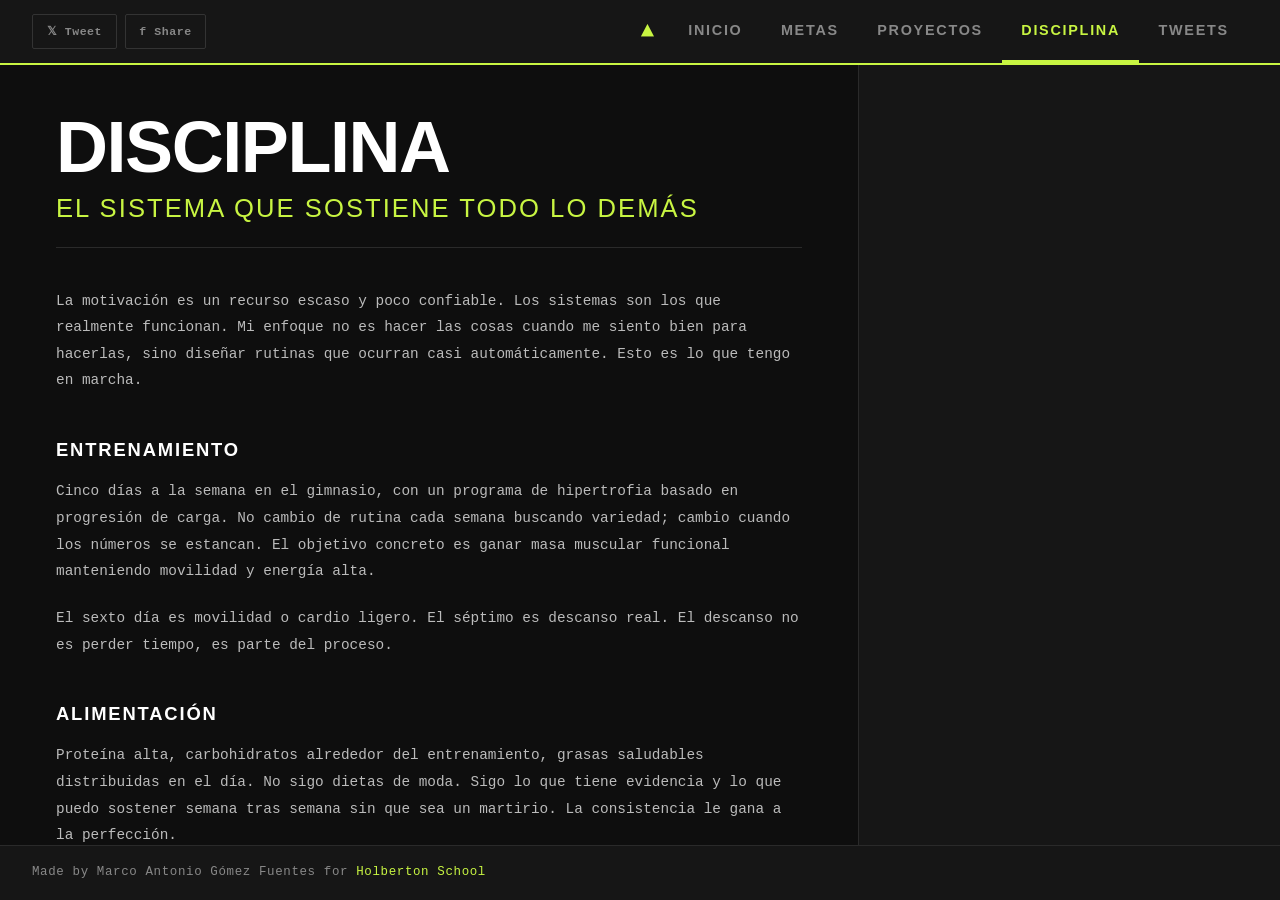
<file: discipline.html>
<!DOCTYPE html>
<html lang="es">
  <head>
    <title>Disciplina — Marco Antonio Gómez Fuentes</title>
    <meta charset="UTF-8">
    <meta name="viewport" content="width=device-width, initial-scale=1.0">
    <link href="https://apply.holbertonschool.com/level2/school.css" rel="stylesheet">
    <link href="styles.css" rel="stylesheet">
    <script src="behavior.js"></script>
  </head>
  <body class="works_on_smartphone">
    <header>
      <div class="right">
        <a href="https://twitter.com/intent/tweet?url=https://marcogomez.dev/discipline.html&text=El+sistema+de+disciplina+de+Marco+Gómez" target="_blank" class="social-btn twitter-btn">𝕏 Tweet</a>
        <a href="https://www.facebook.com/sharer/sharer.php?u=https://marcogomez.dev/discipline.html" target="_blank" class="social-btn facebook-btn">f Share</a>
      </div>
      <ul>
        <li class="logo">&#9650;</li>
        <li><a href="index.html">Inicio</a></li>
        <li><a href="goals.html">Metas</a></li>
        <li><a href="ventures.html">Proyectos</a></li>
        <li><a href="discipline.html" class="active_page">Disciplina</a></li>
        <li><a href="tweets.html">Tweets</a></li>
      </ul>
    </header>

    <main>
      <article>
        <h1>Disciplina</h1>
        <h2>El sistema que sostiene todo lo demás</h2>

        <p>
          La motivación es un recurso escaso y poco confiable. Los sistemas son los que realmente funcionan. Mi enfoque no es hacer las cosas cuando me siento bien para hacerlas, sino diseñar rutinas que ocurran casi automáticamente. Esto es lo que tengo en marcha.
        </p>

        <h3>Entrenamiento</h3>

        <p>
          Cinco días a la semana en el gimnasio, con un programa de hipertrofia basado en progresión de carga. No cambio de rutina cada semana buscando variedad; cambio cuando los números se estancan. El objetivo concreto es ganar masa muscular funcional manteniendo movilidad y energía alta.
        </p>

        <p>
          El sexto día es movilidad o cardio ligero. El séptimo es descanso real. El descanso no es perder tiempo, es parte del proceso.
        </p>

        <h3>Alimentación</h3>

        <p>
          Proteína alta, carbohidratos alrededor del entrenamiento, grasas saludables distribuidas en el día. No sigo dietas de moda. Sigo lo que tiene evidencia y lo que puedo sostener semana tras semana sin que sea un martirio. La consistencia le gana a la perfección.
        </p>

        <p>
          Preparo comida en batch los domingos para reducir decisiones durante la semana. Cada decisión pequeña que automatizo es energía mental que guardo para lo que importa.
        </p>

        <h3>Sueño</h3>

        <p>
          Siete a ocho horas. No negociables. He comprobado que cuando duermo mal, mi rendimiento cognitivo cae de forma medible: menos concentración, más impulsividad, peores decisiones. El sueño es el multiplicador de todo lo demás.
        </p>

        <p>
          Pantallas apagadas 30 minutos antes de dormir. Temperatura fresca en el cuarto. Horario consistente incluso en fines de semana. Simple, pero funciona.
        </p>

        <h3>Trabajo y estudio</h3>

        <p>
          Bloques de tiempo enfocado de 90 minutos con pausas de 15. Sin notificaciones activas durante los bloques. Las tareas más difíciles o más importantes van primero en el día, cuando la energía y concentración son máximas.
        </p>

        <blockquote>
          "Un sistema que no puedes mantener no es un sistema. Es solo un esfuerzo." — Marco A. Gómez
        </blockquote>

        <h3>Revisión semanal</h3>

        <p>
          Cada domingo reviso lo que funcionó, lo que no, y ajusto. No de forma dramática, sino marginal. El 1% de mejora consistente compone mejor que los grandes cambios esporádicos.
        </p>

        <a href="goals.html">Ver mis metas concretas →</a>
      </article>

      <aside>
        <div id="disqus_thread"></div>
        <script>
          var disqus_config = function () {
            this.page.url = window.location.href;
            this.page.identifier = 'discipline';
          };
          (function() {
            var d = document, s = d.createElement('script');
            s.src = 'https://marcogomez-personal.disqus.com/embed.js';
            s.setAttribute('data-timestamp', +new Date());
            (d.head || d.body).appendChild(s);
          })();
        </script>
        <noscript>Habilita JavaScript para ver los comentarios de <a href="https://disqus.com/?ref_noscript">Disqus</a>.</noscript>
      </aside>
    </main>

    <footer>
      <p>Made by Marco Antonio Gómez Fuentes for <a href="https://apply.holbertonschool.com" target="_blank">Holberton School</a></p>
    </footer>
  </body>
</html>
</file>
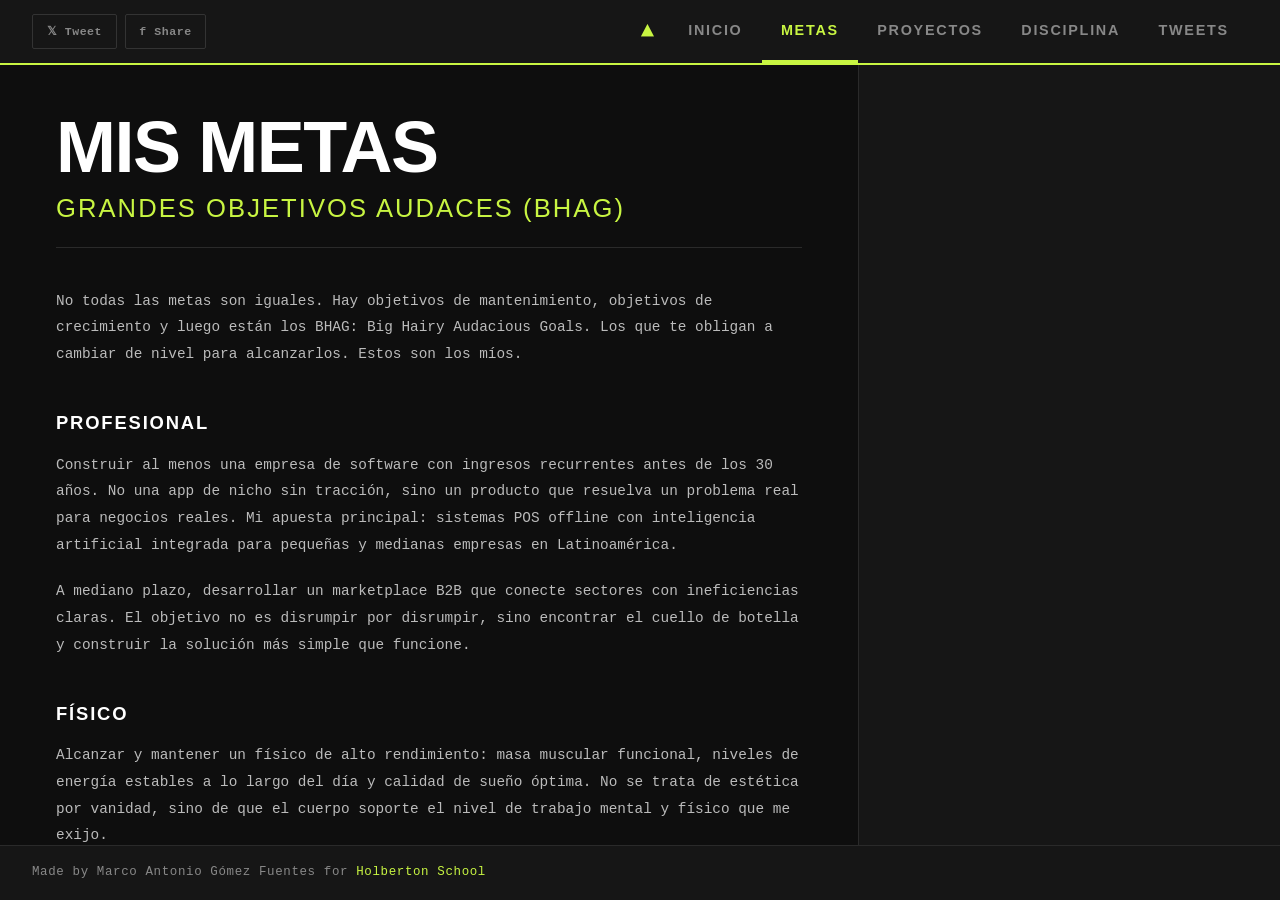
<file: goals.html>
<!DOCTYPE html>
<html lang="es">
  <head>
    <title>Metas — Marco Antonio Gómez Fuentes</title>
    <meta charset="UTF-8">
    <meta name="viewport" content="width=device-width, initial-scale=1.0">
    <link href="https://apply.holbertonschool.com/level2/school.css" rel="stylesheet">
    <link href="styles.css" rel="stylesheet">
    <script src="behavior.js"></script>
  </head>
  <body class="works_on_smartphone">
    <header>
      <div class="right">
        <a href="https://twitter.com/intent/tweet?url=https://marcogomez.dev/goals.html&text=Las+metas+de+Marco+Gómez" target="_blank" class="social-btn twitter-btn">𝕏 Tweet</a>
        <a href="https://www.facebook.com/sharer/sharer.php?u=https://marcogomez.dev/goals.html" target="_blank" class="social-btn facebook-btn">f Share</a>
      </div>
      <ul>
        <li class="logo">&#9650;</li>
        <li><a href="index.html">Inicio</a></li>
        <li><a href="goals.html" class="active_page">Metas</a></li>
        <li><a href="ventures.html">Proyectos</a></li>
        <li><a href="discipline.html">Disciplina</a></li>
        <li><a href="tweets.html">Tweets</a></li>
      </ul>
    </header>

    <main>
      <article>
        <h1>Mis Metas</h1>
        <h2>Grandes Objetivos Audaces (BHAG)</h2>

        <p>
          No todas las metas son iguales. Hay objetivos de mantenimiento, objetivos de crecimiento y luego están los BHAG: Big Hairy Audacious Goals. Los que te obligan a cambiar de nivel para alcanzarlos. Estos son los míos.
        </p>

        <h3>Profesional</h3>

        <p>
          Construir al menos una empresa de software con ingresos recurrentes antes de los 30 años. No una app de nicho sin tracción, sino un producto que resuelva un problema real para negocios reales. Mi apuesta principal: sistemas POS offline con inteligencia artificial integrada para pequeñas y medianas empresas en Latinoamérica.
        </p>

        <p>
          A mediano plazo, desarrollar un marketplace B2B que conecte sectores con ineficiencias claras. El objetivo no es disrumpir por disrumpir, sino encontrar el cuello de botella y construir la solución más simple que funcione.
        </p>

        <h3>Físico</h3>

        <p>
          Alcanzar y mantener un físico de alto rendimiento: masa muscular funcional, niveles de energía estables a lo largo del día y calidad de sueño óptima. No se trata de estética por vanidad, sino de que el cuerpo soporte el nivel de trabajo mental y físico que me exijo.
        </p>

        <p>
          Mi meta concreta: llegar a 85 kg con menos del 15% de grasa corporal, manteniendo rutinas de entrenamiento 5 días a la semana con progresión medible cada mes.
        </p>

        <h3>Construcción de marca</h3>

        <p>
          Lanzar una marca de productos sostenibles para el sector agrícola. La idea central: materiales reciclables aplicados a insumos de uso cotidiano en el campo. El nombre tiene que sobrevivir décadas, no seguir tendencias. El branding tiene que ser sólido desde el día uno.
        </p>

        <h3>Personal</h3>

        <p>
          Desarrollar autonomía financiera real antes de los 32 años. No "libertad financiera" como concepto abstracto, sino ingresos pasivos o semi-pasivos suficientes para tomar decisiones sin que el dinero sea el factor limitante.
        </p>

        <hr>

        <h3>¿Por qué publico esto?</h3>

        <p>
          Porque declarar metas en público crea responsabilidad. Y porque si alguien leyendo esto tiene visión similar, podría ser el inicio de algo. No busco validación; busco alineación con personas que piensan en el mismo horizonte.
        </p>

        <a href="ventures.html">Ver mis proyectos actuales →</a>
      </article>

      <aside>
        <div id="disqus_thread"></div>
        <script>
          var disqus_config = function () {
            this.page.url = window.location.href;
            this.page.identifier = 'goals';
          };
          (function() {
            var d = document, s = d.createElement('script');
            s.src = 'https://marcogomez-personal.disqus.com/embed.js';
            s.setAttribute('data-timestamp', +new Date());
            (d.head || d.body).appendChild(s);
          })();
        </script>
        <noscript>Habilita JavaScript para ver los comentarios de <a href="https://disqus.com/?ref_noscript">Disqus</a>.</noscript>
      </aside>
    </main>

    <footer>
      <p>Made by Marco Antonio Gómez Fuentes for <a href="https://apply.holbertonschool.com" target="_blank">Holberton School</a></p>
    </footer>
  </body>
</html>
</file>
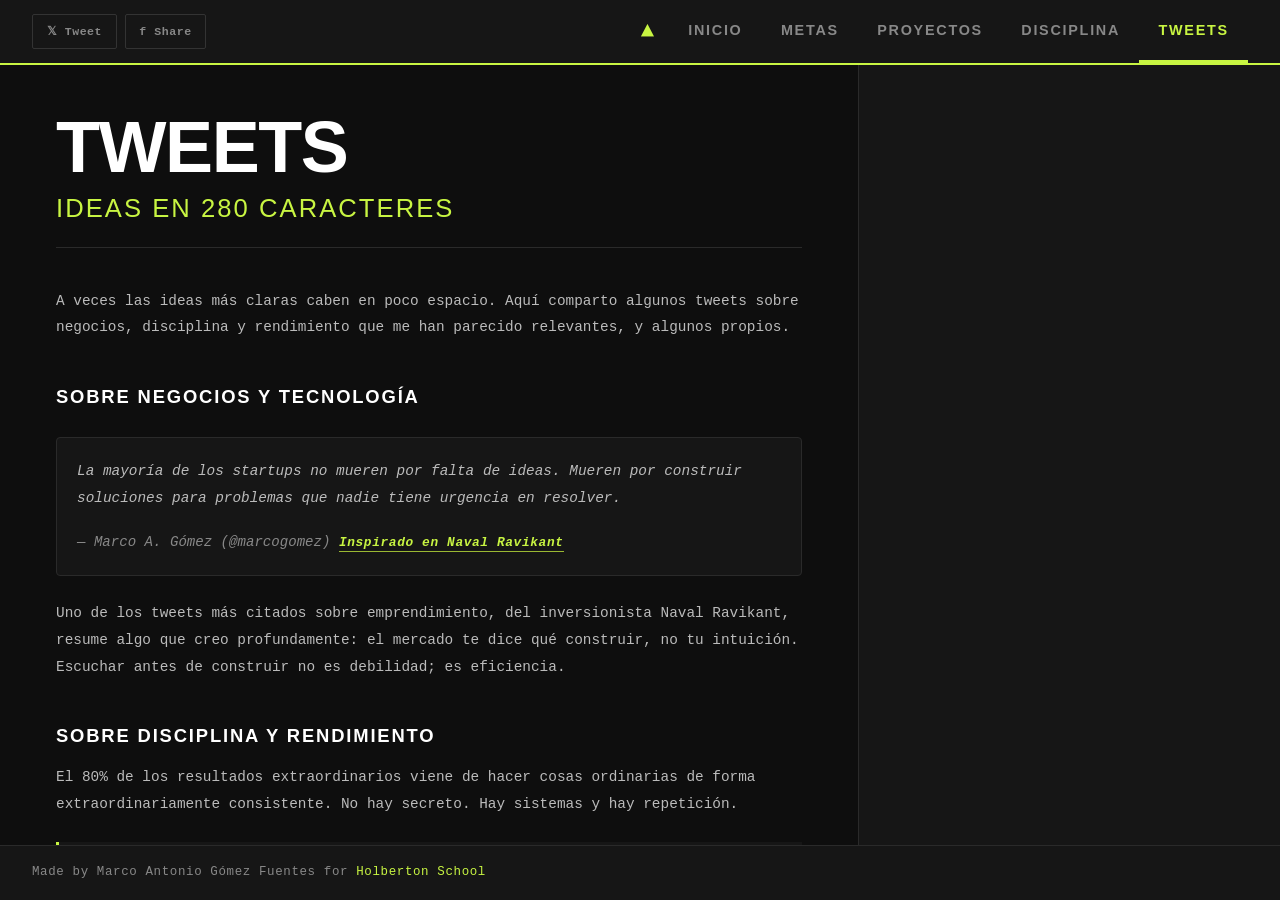
<file: tweets.html>
<!DOCTYPE html>
<html lang="es">
  <head>
    <title>Tweets — Marco Antonio Gómez Fuentes</title>
    <meta charset="UTF-8">
    <meta name="viewport" content="width=device-width, initial-scale=1.0">
    <link href="https://apply.holbertonschool.com/level2/school.css" rel="stylesheet">
    <link href="styles.css" rel="stylesheet">
    <script src="behavior.js"></script>
  </head>
  <body class="works_on_smartphone">
    <header>
      <div class="right">
        <a href="https://twitter.com/intent/tweet?url=https://marcogomez.dev/tweets.html&text=Tweets+de+Marco+Gómez" target="_blank" class="social-btn twitter-btn">𝕏 Tweet</a>
        <a href="https://www.facebook.com/sharer/sharer.php?u=https://marcogomez.dev/tweets.html" target="_blank" class="social-btn facebook-btn">f Share</a>
      </div>
      <ul>
        <li class="logo">&#9650;</li>
        <li><a href="index.html">Inicio</a></li>
        <li><a href="goals.html">Metas</a></li>
        <li><a href="ventures.html">Proyectos</a></li>
        <li><a href="discipline.html">Disciplina</a></li>
        <li><a href="tweets.html" class="active_page">Tweets</a></li>
      </ul>
    </header>

    <main>
      <article>
        <h1>Tweets</h1>
        <h2>Ideas en 280 caracteres</h2>

        <p>
          A veces las ideas más claras caben en poco espacio. Aquí comparto algunos tweets sobre negocios, disciplina y rendimiento que me han parecido relevantes, y algunos propios.
        </p>

        <h3>Sobre negocios y tecnología</h3>

        <blockquote class="twitter-tweet">
          <p lang="es" dir="ltr">La mayoría de los startups no mueren por falta de ideas. Mueren por construir soluciones para problemas que nadie tiene urgencia en resolver.</p>
          &mdash; Marco A. Gómez (@marcogomez)
          <a href="https://twitter.com/naval/status/1002103360646823936">Inspirado en Naval Ravikant</a>
        </blockquote>
        <script async src="https://platform.twitter.com/widgets.js" charset="utf-8"></script>

        <p>
          Uno de los tweets más citados sobre emprendimiento, del inversionista Naval Ravikant, resume algo que creo profundamente: el mercado te dice qué construir, no tu intuición. Escuchar antes de construir no es debilidad; es eficiencia.
        </p>

        <h3>Sobre disciplina y rendimiento</h3>

        <p>
          El 80% de los resultados extraordinarios viene de hacer cosas ordinarias de forma extraordinariamente consistente. No hay secreto. Hay sistemas y hay repetición.
        </p>

        <blockquote>
          "Motivation gets you started. Discipline keeps you going." — Jim Ryun
        </blockquote>

        <h3>Sobre tomar decisiones</h3>

        <p>
          Antes de decir sí a algo me pregunto: ¿estaría dispuesto a hacer esto si nadie lo viera? Si la respuesta es no, probablemente lo estoy haciendo por las razones equivocadas.
        </p>

        <hr>

        <p>
          Si quieres conectar o seguir el proceso en tiempo real, puedes encontrarme en redes. Lo que publico es lo que pienso, sin filtro de imagen.
        </p>

        <a href="index.html">← Volver al inicio</a>
      </article>

      <aside>
        <div id="disqus_thread"></div>
        <script>
          var disqus_config = function () {
            this.page.url = window.location.href;
            this.page.identifier = 'tweets';
          };
          (function() {
            var d = document, s = d.createElement('script');
            s.src = 'https://marcogomez-personal.disqus.com/embed.js';
            s.setAttribute('data-timestamp', +new Date());
            (d.head || d.body).appendChild(s);
          })();
        </script>
        <noscript>Habilita JavaScript para ver los comentarios de <a href="https://disqus.com/?ref_noscript">Disqus</a>.</noscript>
      </aside>
    </main>

    <footer>
      <p>Made by Marco Antonio Gómez Fuentes for <a href="https://apply.holbertonschool.com" target="_blank">Holberton School</a></p>
    </footer>
  </body>
</html>
</file>
<file: styles.css>
/* =============================================
   Marco Antonio Gómez Fuentes — styles.css
   Aesthetic: Editorial / Utilitarian / Sharp
   ============================================= */

:root {
  --bg: #0e0e0e;
  --surface: #161616;
  --border: #2a2a2a;
  --accent: #c8f542;
  --accent-dim: #9ab832;
  --text: #e8e8e8;
  --text-muted: #888;
  --red: #e84040;
  --white: #ffffff;
  --font-display: 'Arial Narrow', Arial, sans-serif;
  --font-mono: 'Courier New', Courier, monospace;
}

* {
  box-sizing: border-box;
  margin: 0;
  padding: 0;
}

html, body {
  height: 100%;
}

body {
  background-color: var(--bg);
  color: var(--text);
  font-family: var(--font-mono);
  font-size: 14px;
  line-height: 1.75;
  display: flex;
  flex-direction: column;
  min-height: 100vh;
  max-width: 100% !important;
  width: 100%;
  margin: 0 !important;
}

/* ========== HEADER ========== */
header {
  background-color: var(--surface);
  border-bottom: 2px solid var(--accent);
  padding: 0 2rem;
  display: flex;
  align-items: center;
  justify-content: space-between;
  position: sticky;
  top: 0;
  z-index: 100;
  flex-shrink: 0;
}

header ul {
  list-style: none;
  display: flex;
  align-items: center;
  gap: 0;
  flex-wrap: wrap;
}

header ul li {
  display: inline-block;
}

header ul li a {
  display: block;
  padding: 1.1rem 1.2rem;
  color: var(--text-muted);
  text-decoration: none;
  font-family: var(--font-display);
  font-weight: 600;
  font-size: 0.9rem;
  letter-spacing: 0.12em;
  text-transform: uppercase;
  border-bottom: 3px solid transparent;
  transition: color 0.2s, border-color 0.2s;
}

header ul li a:hover {
  color: var(--white);
  border-bottom-color: var(--accent);
}

header ul li a.active_page {
  color: var(--accent);
  border-bottom-color: var(--accent);
}

header ul li.logo {
  font-size: 1.4rem;
  color: var(--accent);
  padding: 0 1rem;
  font-weight: 900;
  letter-spacing: -0.05em;
}

/* ========== SOCIAL BUTTONS ========== */
.right {
  display: flex;
  gap: 0.5rem;
  align-items: center;
  flex-shrink: 0;
}

.social-btn {
  display: inline-block;
  padding: 0.4rem 0.85rem;
  font-family: var(--font-mono);
  font-size: 0.72rem;
  font-weight: 700;
  text-decoration: none;
  border: 1px solid var(--border);
  border-radius: 2px;
  letter-spacing: 0.05em;
  transition: background 0.2s, color 0.2s, border-color 0.2s;
  white-space: nowrap;
}

.twitter-btn {
  color: var(--text-muted);
  border-color: #333;
}

.twitter-btn:hover {
  background: #000;
  color: var(--white);
  border-color: #555;
}

.facebook-btn {
  color: var(--text-muted);
  border-color: #333;
}

.facebook-btn:hover {
  background: #1877f2;
  color: var(--white);
  border-color: #1877f2;
}

/* ========== MAIN LAYOUT ========== */
main {
  display: flex;
  flex-direction: row;
  flex: auto;
  overflow: hidden;
}

/* ========== ARTICLE ========== */
article {
  flex: 2;
  padding: 3rem 3.5rem;
  overflow-y: auto;
  border-right: 1px solid var(--border);
}

article h1 {
  font-family: var(--font-display);
  font-weight: 900;
  font-size: 4.5rem;
  line-height: 0.95;
  letter-spacing: -0.02em;
  color: var(--white);
  text-transform: uppercase;
  margin-bottom: 0.25rem;
}

article h2 {
  font-family: var(--font-display);
  font-weight: 300;
  font-size: 1.6rem;
  color: var(--accent);
  letter-spacing: 0.08em;
  text-transform: uppercase;
  margin-bottom: 2.5rem;
  padding-bottom: 1rem;
  border-bottom: 1px solid var(--border);
}

article h3 {
  font-family: var(--font-display);
  font-weight: 700;
  font-size: 1.15rem;
  color: var(--white);
  letter-spacing: 0.1em;
  text-transform: uppercase;
  margin: 2.5rem 0 0.75rem;
}

article p {
  color: #bbb;
  margin-bottom: 1.25rem;
  font-size: 0.9rem;
  line-height: 1.85;
}

article a {
  color: var(--accent);
  text-decoration: none;
  font-weight: 700;
  font-size: 0.85rem;
  letter-spacing: 0.05em;
  border-bottom: 1px solid var(--accent-dim);
  padding-bottom: 1px;
  transition: color 0.2s;
}

article a:hover {
  color: var(--white);
}

article a:visited {
  color: var(--accent-dim);
}

article hr {
  border: none;
  border-top: 1px solid var(--border);
  margin: 2.5rem 0;
}

article blockquote {
  border-left: 3px solid var(--accent);
  padding: 0.75rem 1.5rem;
  margin: 1.5rem 0;
  background: var(--surface);
  color: var(--text-muted);
  font-style: italic;
  font-size: 0.9rem;
}

article ul, article ol {
  padding-left: 1.5rem;
  color: #bbb;
  font-size: 0.9rem;
  margin-bottom: 1.25rem;
}

article li {
  margin-bottom: 0.4rem;
}

/* ========== SMART THUMBNAIL ========== */
img.small {
  width: 180px;
  cursor: pointer;
  display: block;
  margin: 1rem 0;
  border: 2px solid var(--border);
  transition: width 0.4s ease, border-color 0.3s;
}

img:not(.small) {
  cursor: pointer;
  display: block;
  max-width: 100%;
  margin: 1rem 0;
  border: 2px solid var(--accent);
  transition: width 0.4s ease, border-color 0.3s;
}

/* ========== ASIDE ========== */
aside {
  flex: 1;
  padding: 2rem 1.5rem;
  overflow-y: auto;
  background: var(--surface);
}

aside p {
  color: var(--text-muted);
  font-size: 0.85rem;
}

/* ========== FOOTER ========== */
footer {
  background: var(--surface);
  border-top: 1px solid var(--border);
  padding: 1rem 2rem;
  flex-shrink: 0;
}

footer p {
  color: var(--text-muted);
  font-size: 0.78rem;
  letter-spacing: 0.05em;
}

footer a {
  color: var(--accent);
  text-decoration: none;
}

footer a:hover {
  text-decoration: underline;
}

/* ========== TWITTER EMBED ========== */
.twitter-tweet {
  background: var(--surface);
  border: 1px solid var(--border);
  border-radius: 4px;
  padding: 1.25rem;
  margin: 1.5rem 0;
  font-style: italic;
  color: var(--text-muted);
  font-size: 0.88rem;
  line-height: 1.7;
}

.twitter-tweet a {
  color: var(--accent);
  font-size: 0.8rem;
}

/* ========== RESPONSIVE ========== */
@media (max-width: 768px) {
  header {
    flex-direction: column;
    padding: 0.75rem 1rem;
  }

  header ul {
    gap: 0;
  }

  header ul li a {
    padding: 0.6rem 0.75rem;
    font-size: 0.78rem;
  }

  .right {
    padding: 0.5rem 0;
  }

  article {
    padding: 1.75rem 1.25rem;
  }

  article h1 {
    font-size: 2.8rem;
  }

  aside {
    padding: 1.25rem;
  }
}
</file>
